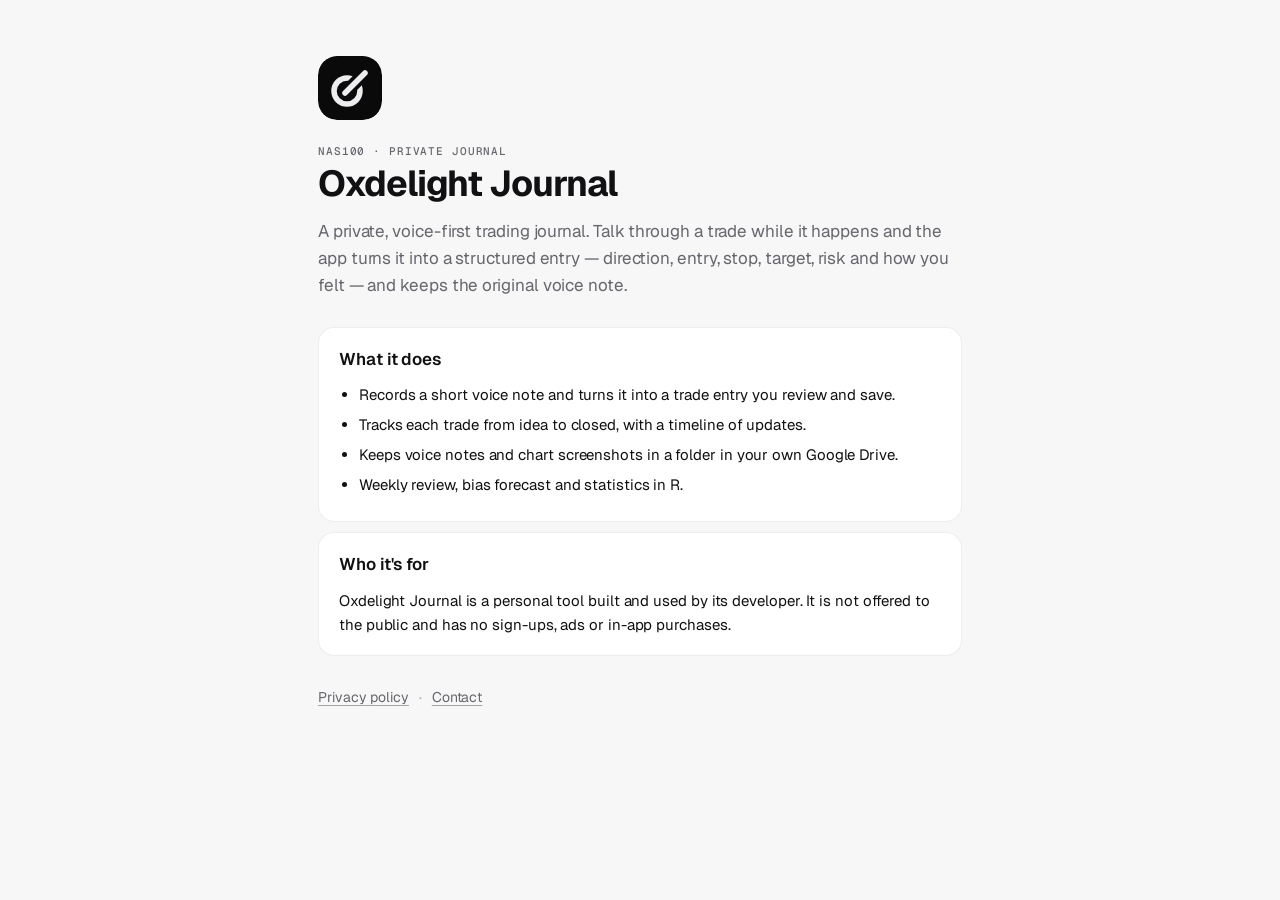
<file: index.html>
<!doctype html>
<html lang="en">
  <head>
    <meta charset="utf-8" />
    <meta name="viewport" content="width=device-width, initial-scale=1" />
    <title>Oxdelight Journal</title>
    <meta
      name="description"
      content="Oxdelight Journal is a private, voice-first trading journal used by a single person." />
    <link rel="icon" href="icon.svg" type="image/svg+xml" />
    <link rel="preconnect" href="https://fonts.googleapis.com" />
    <link rel="preconnect" href="https://fonts.gstatic.com" crossorigin />
    <link
      href="https://fonts.googleapis.com/css2?family=Geist:wght@400;500;600;700&family=Geist+Mono:wght@500&display=swap"
      rel="stylesheet" />
    <link rel="stylesheet" href="style.css" />
  </head>
  <body>
    <main>
      <img class="mark" src="icon.svg" width="64" height="64" alt="Oxdelight" />
      <p class="eyebrow">NAS100 · Private journal</p>
      <h1>Oxdelight Journal</h1>
      <p class="lead">
        A private, voice-first trading journal. Talk through a trade while it happens and the app
        turns it into a structured entry — direction, entry, stop, target, risk and how you felt —
        and keeps the original voice note.
      </p>

      <section class="card">
        <h2>What it does</h2>
        <ul>
          <li>Records a short voice note and turns it into a trade entry you review and save.</li>
          <li>Tracks each trade from idea to closed, with a timeline of updates.</li>
          <li>Keeps voice notes and chart screenshots in a folder in your own Google Drive.</li>
          <li>Weekly review, bias forecast and statistics in R.</li>
        </ul>
      </section>

      <section class="card">
        <h2>Who it's for</h2>
        <p>
          Oxdelight Journal is a personal tool built and used by its developer. It is not offered to
          the public and has no sign-ups, ads or in-app purchases.
        </p>
      </section>

      <footer>
        <a href="privacy.html">Privacy policy</a>
        <span aria-hidden="true">·</span>
        <a href="https://github.com/0xItami/oxdelight/issues">Contact</a>
      </footer>
    </main>
  </body>
</html>
</file>
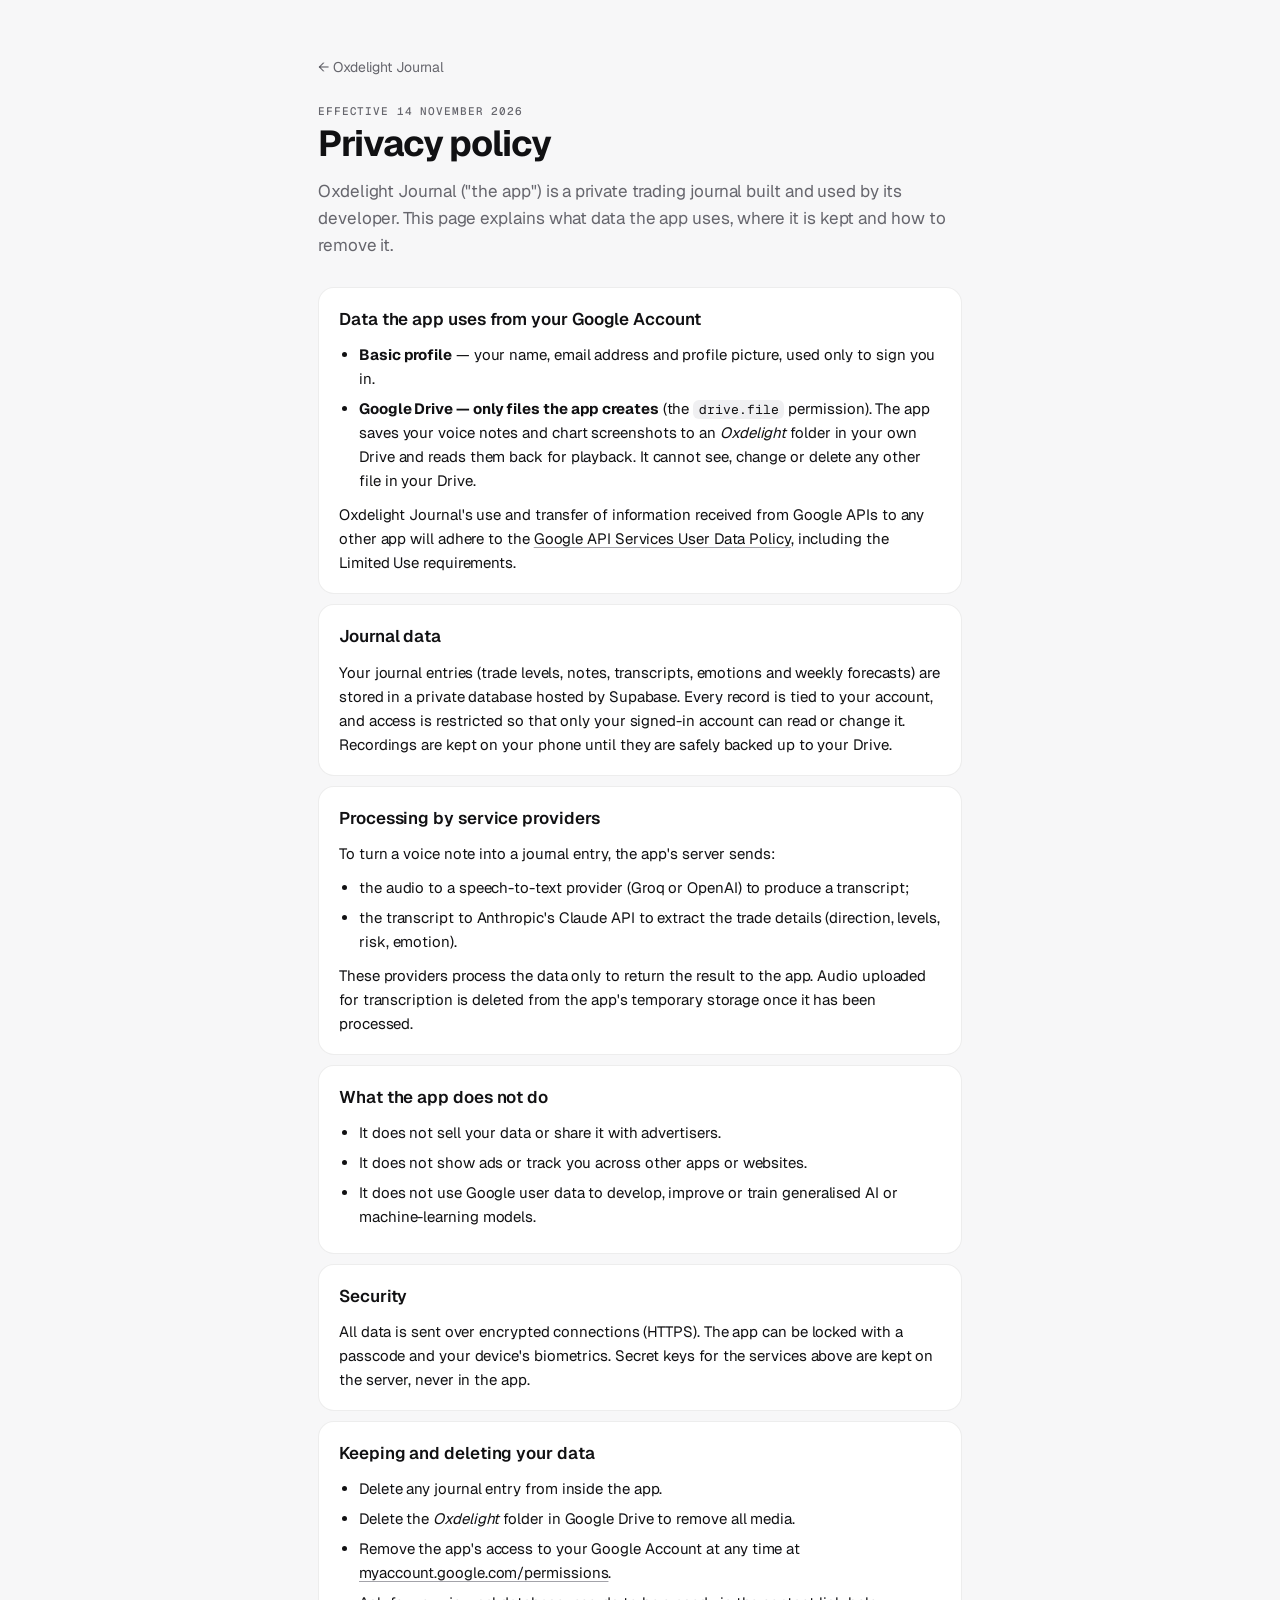
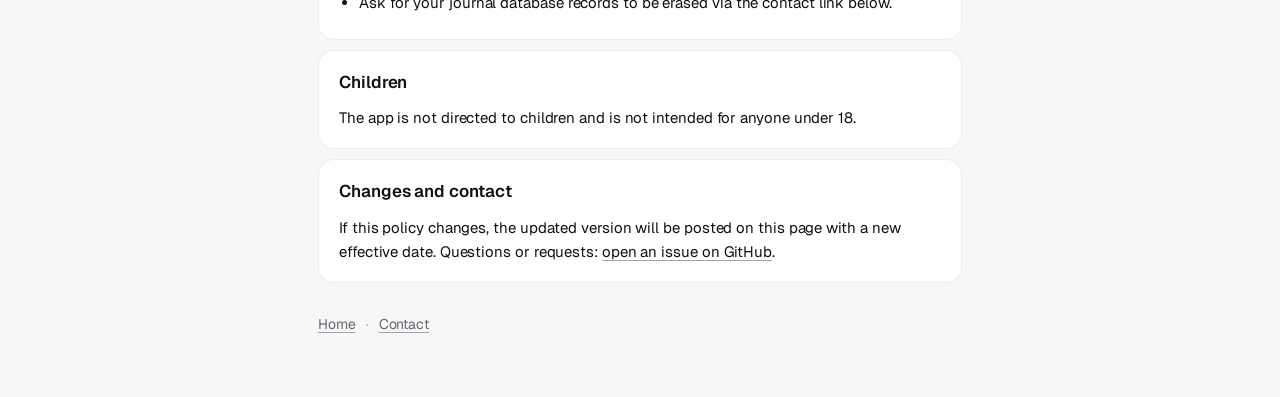
<file: privacy.html>
<!doctype html>
<html lang="en">
  <head>
    <meta charset="utf-8" />
    <meta name="viewport" content="width=device-width, initial-scale=1" />
    <title>Privacy policy · Oxdelight Journal</title>
    <meta name="description" content="How Oxdelight Journal handles your data." />
    <link rel="icon" href="icon.svg" type="image/svg+xml" />
    <link rel="preconnect" href="https://fonts.googleapis.com" />
    <link rel="preconnect" href="https://fonts.gstatic.com" crossorigin />
    <link
      href="https://fonts.googleapis.com/css2?family=Geist:wght@400;500;600;700&family=Geist+Mono:wght@500&display=swap"
      rel="stylesheet" />
    <link rel="stylesheet" href="style.css" />
  </head>
  <body>
    <main>
      <a class="back" href="./">← Oxdelight Journal</a>
      <p class="eyebrow">Effective 14 November 2026</p>
      <h1>Privacy policy</h1>
      <p class="lead">
        Oxdelight Journal ("the app") is a private trading journal built and used by its developer.
        This page explains what data the app uses, where it is kept and how to remove it.
      </p>

      <section class="card">
        <h2>Data the app uses from your Google Account</h2>
        <ul>
          <li>
            <strong>Basic profile</strong> — your name, email address and profile picture, used only
            to sign you in.
          </li>
          <li>
            <strong>Google Drive — only files the app creates</strong> (the
            <code>drive.file</code> permission). The app saves your voice notes and chart
            screenshots to an <em>Oxdelight</em> folder in your own Drive and reads them back for
            playback. It cannot see, change or delete any other file in your Drive.
          </li>
        </ul>
        <p>
          Oxdelight Journal's use and transfer of information received from Google APIs to any other
          app will adhere to the
          <a href="https://developers.google.com/terms/api-services-user-data-policy"
            >Google API Services User Data Policy</a
          >, including the Limited Use requirements.
        </p>
      </section>

      <section class="card">
        <h2>Journal data</h2>
        <p>
          Your journal entries (trade levels, notes, transcripts, emotions and weekly forecasts) are
          stored in a private database hosted by Supabase. Every record is tied to your account, and
          access is restricted so that only your signed-in account can read or change it. Recordings
          are kept on your phone until they are safely backed up to your Drive.
        </p>
      </section>

      <section class="card">
        <h2>Processing by service providers</h2>
        <p>To turn a voice note into a journal entry, the app's server sends:</p>
        <ul>
          <li>the audio to a speech-to-text provider (Groq or OpenAI) to produce a transcript;</li>
          <li>
            the transcript to Anthropic's Claude API to extract the trade details (direction,
            levels, risk, emotion).
          </li>
        </ul>
        <p>
          These providers process the data only to return the result to the app. Audio uploaded for
          transcription is deleted from the app's temporary storage once it has been processed.
        </p>
      </section>

      <section class="card">
        <h2>What the app does not do</h2>
        <ul>
          <li>It does not sell your data or share it with advertisers.</li>
          <li>It does not show ads or track you across other apps or websites.</li>
          <li>
            It does not use Google user data to develop, improve or train generalised AI or
            machine-learning models.
          </li>
        </ul>
      </section>

      <section class="card">
        <h2>Security</h2>
        <p>
          All data is sent over encrypted connections (HTTPS). The app can be locked with a passcode
          and your device's biometrics. Secret keys for the services above are kept on the server,
          never in the app.
        </p>
      </section>

      <section class="card">
        <h2>Keeping and deleting your data</h2>
        <ul>
          <li>Delete any journal entry from inside the app.</li>
          <li>Delete the <em>Oxdelight</em> folder in Google Drive to remove all media.</li>
          <li>
            Remove the app's access to your Google Account at any time at
            <a href="https://myaccount.google.com/permissions">myaccount.google.com/permissions</a>.
          </li>
          <li>Ask for your journal database records to be erased via the contact link below.</li>
        </ul>
      </section>

      <section class="card">
        <h2>Children</h2>
        <p>The app is not directed to children and is not intended for anyone under 18.</p>
      </section>

      <section class="card">
        <h2>Changes and contact</h2>
        <p>
          If this policy changes, the updated version will be posted on this page with a new
          effective date. Questions or requests:
          <a href="https://github.com/0xItami/oxdelight/issues">open an issue on GitHub</a>.
        </p>
      </section>

      <footer>
        <a href="./">Home</a>
        <span aria-hidden="true">·</span>
        <a href="https://github.com/0xItami/oxdelight/issues">Contact</a>
      </footer>
    </main>
  </body>
</html>
</file>
<file: style.css>
/* Oxdelight v3 tokens (src/theme/tokens.ts): three tones only — greys, green, red. */
:root {
  --bg: #0a0a0b;
  --surface: #131315;
  --surface2: #1b1b1e;
  --hair: rgba(255, 255, 255, 0.07);
  --hair2: rgba(255, 255, 255, 0.11);
  --text: #ededef;
  --muted: #8c8c93;
  --faint: #5a5a61;
  --green: #3fb950;
}
@media (prefers-color-scheme: light) {
  :root {
    --bg: #f7f7f8;
    --surface: #ffffff;
    --surface2: #f0f0f2;
    --hair: rgba(0, 0, 0, 0.07);
    --hair2: rgba(0, 0, 0, 0.11);
    --text: #111113;
    --muted: #66666d;
    --faint: #a3a3aa;
    --green: #1a7f37;
  }
}
* {
  box-sizing: border-box;
}
html {
  background: var(--bg);
  color: var(--text);
  font-family:
    'Geist',
    'Inter',
    system-ui,
    -apple-system,
    sans-serif;
  -webkit-font-smoothing: antialiased;
  letter-spacing: -0.005em;
}
body {
  margin: 0;
}
main {
  max-width: 680px;
  margin: 0 auto;
  padding: 56px 18px 64px;
}
.mark {
  display: block;
  border-radius: 19px;
  margin-bottom: 24px;
}
.eyebrow {
  font-family: 'Geist Mono', ui-monospace, monospace;
  font-size: 11px;
  font-weight: 500;
  letter-spacing: 0.08em;
  text-transform: uppercase;
  color: var(--muted);
  margin: 0 0 6px;
}
h1 {
  font-size: 36px;
  font-weight: 700;
  letter-spacing: -0.03em;
  line-height: 1.1;
  margin: 0 0 14px;
}
h2 {
  font-size: 17px;
  font-weight: 600;
  margin: 0 0 10px;
}
.lead {
  font-size: 17px;
  line-height: 1.6;
  color: var(--muted);
  margin: 0 0 28px;
}
.card {
  background: var(--surface);
  border: 1px solid var(--hair);
  border-radius: 16px;
  padding: 18px 20px;
  margin: 0 0 10px;
  font-size: 15px;
  line-height: 1.6;
}
.card p {
  margin: 0 0 10px;
}
.card p:last-child,
.card ul:last-child {
  margin-bottom: 0;
}
.card ul {
  margin: 0 0 10px;
  padding-left: 20px;
}
.card li {
  margin-bottom: 6px;
}
code {
  font-family: 'Geist Mono', ui-monospace, monospace;
  font-size: 13px;
  background: var(--surface2);
  border-radius: 6px;
  padding: 1px 6px;
}
a {
  color: var(--text);
  text-decoration-color: var(--faint);
  text-underline-offset: 3px;
}
a:hover {
  text-decoration-color: var(--text);
}
.back {
  display: inline-block;
  font-size: 14px;
  color: var(--muted);
  text-decoration: none;
  margin-bottom: 28px;
}
footer {
  display: flex;
  gap: 10px;
  margin-top: 32px;
  font-size: 14px;
  color: var(--faint);
}
footer a {
  color: var(--muted);
}
</file>
